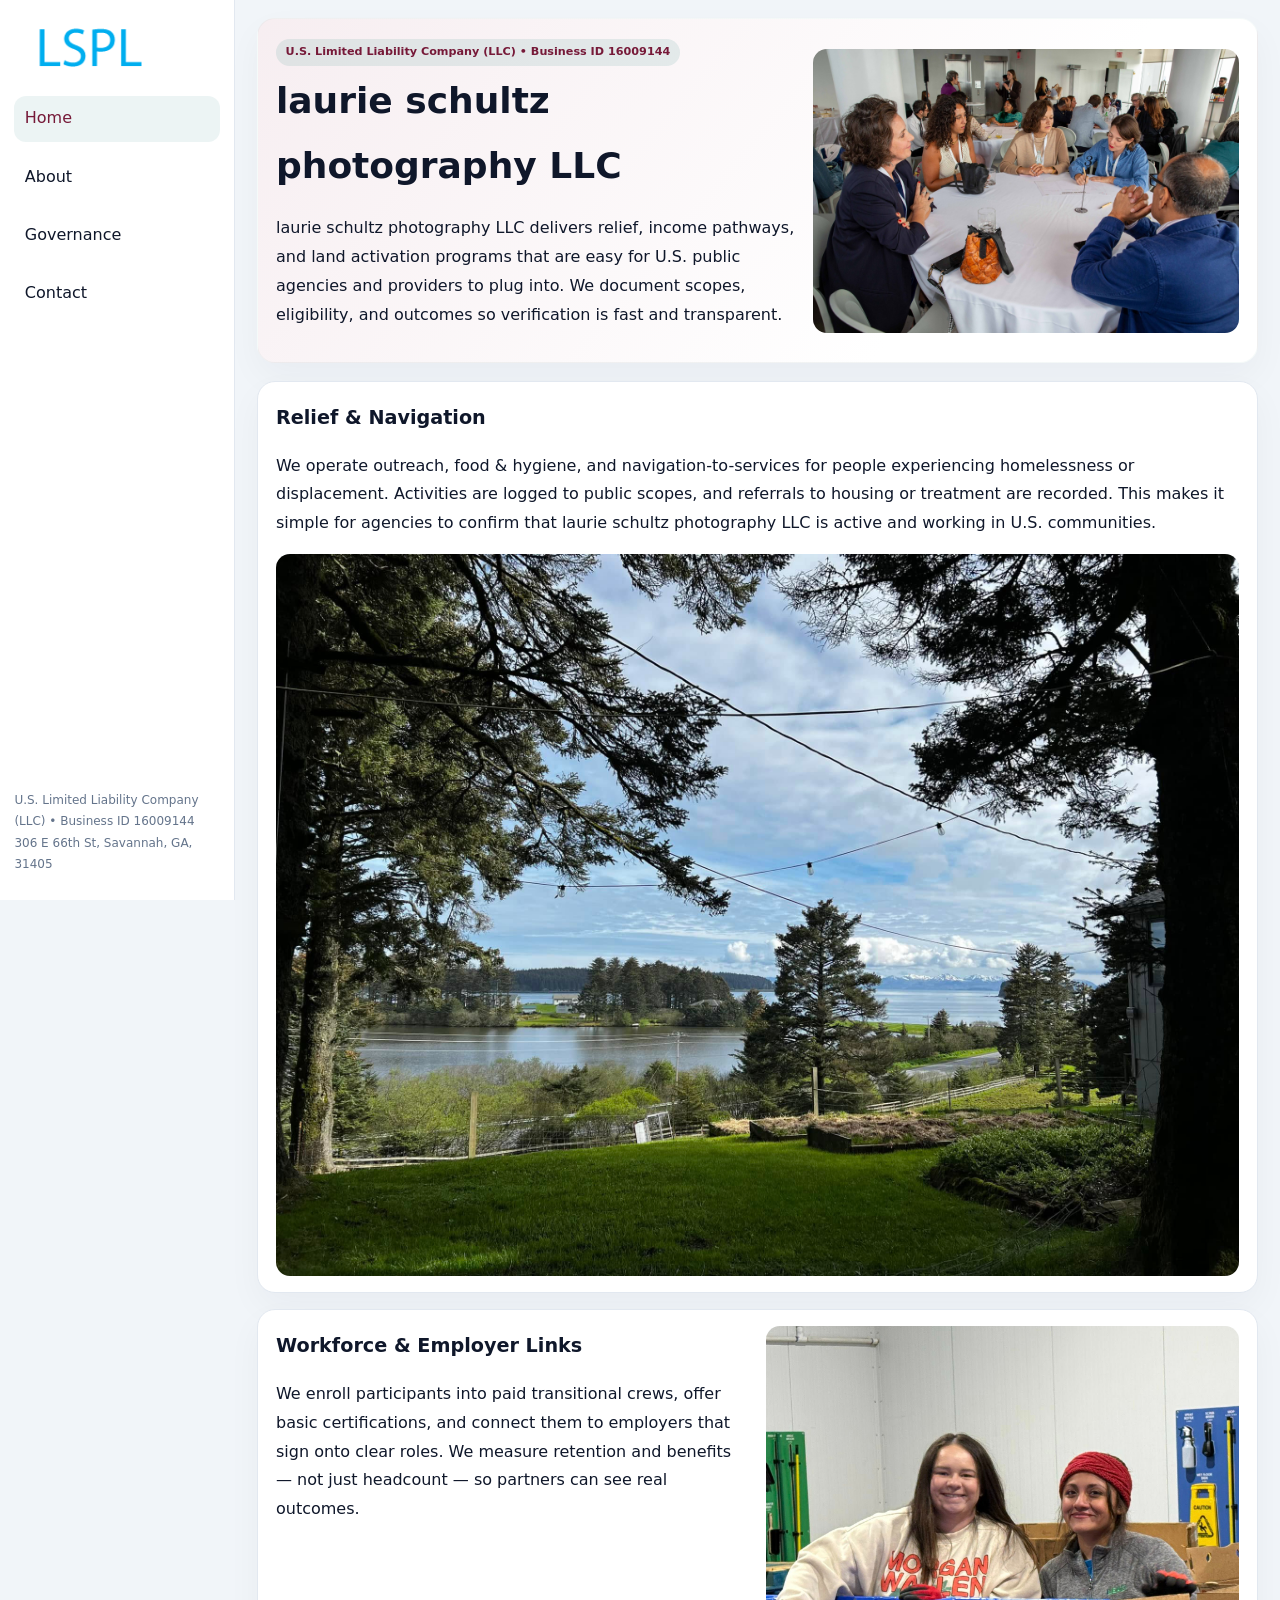
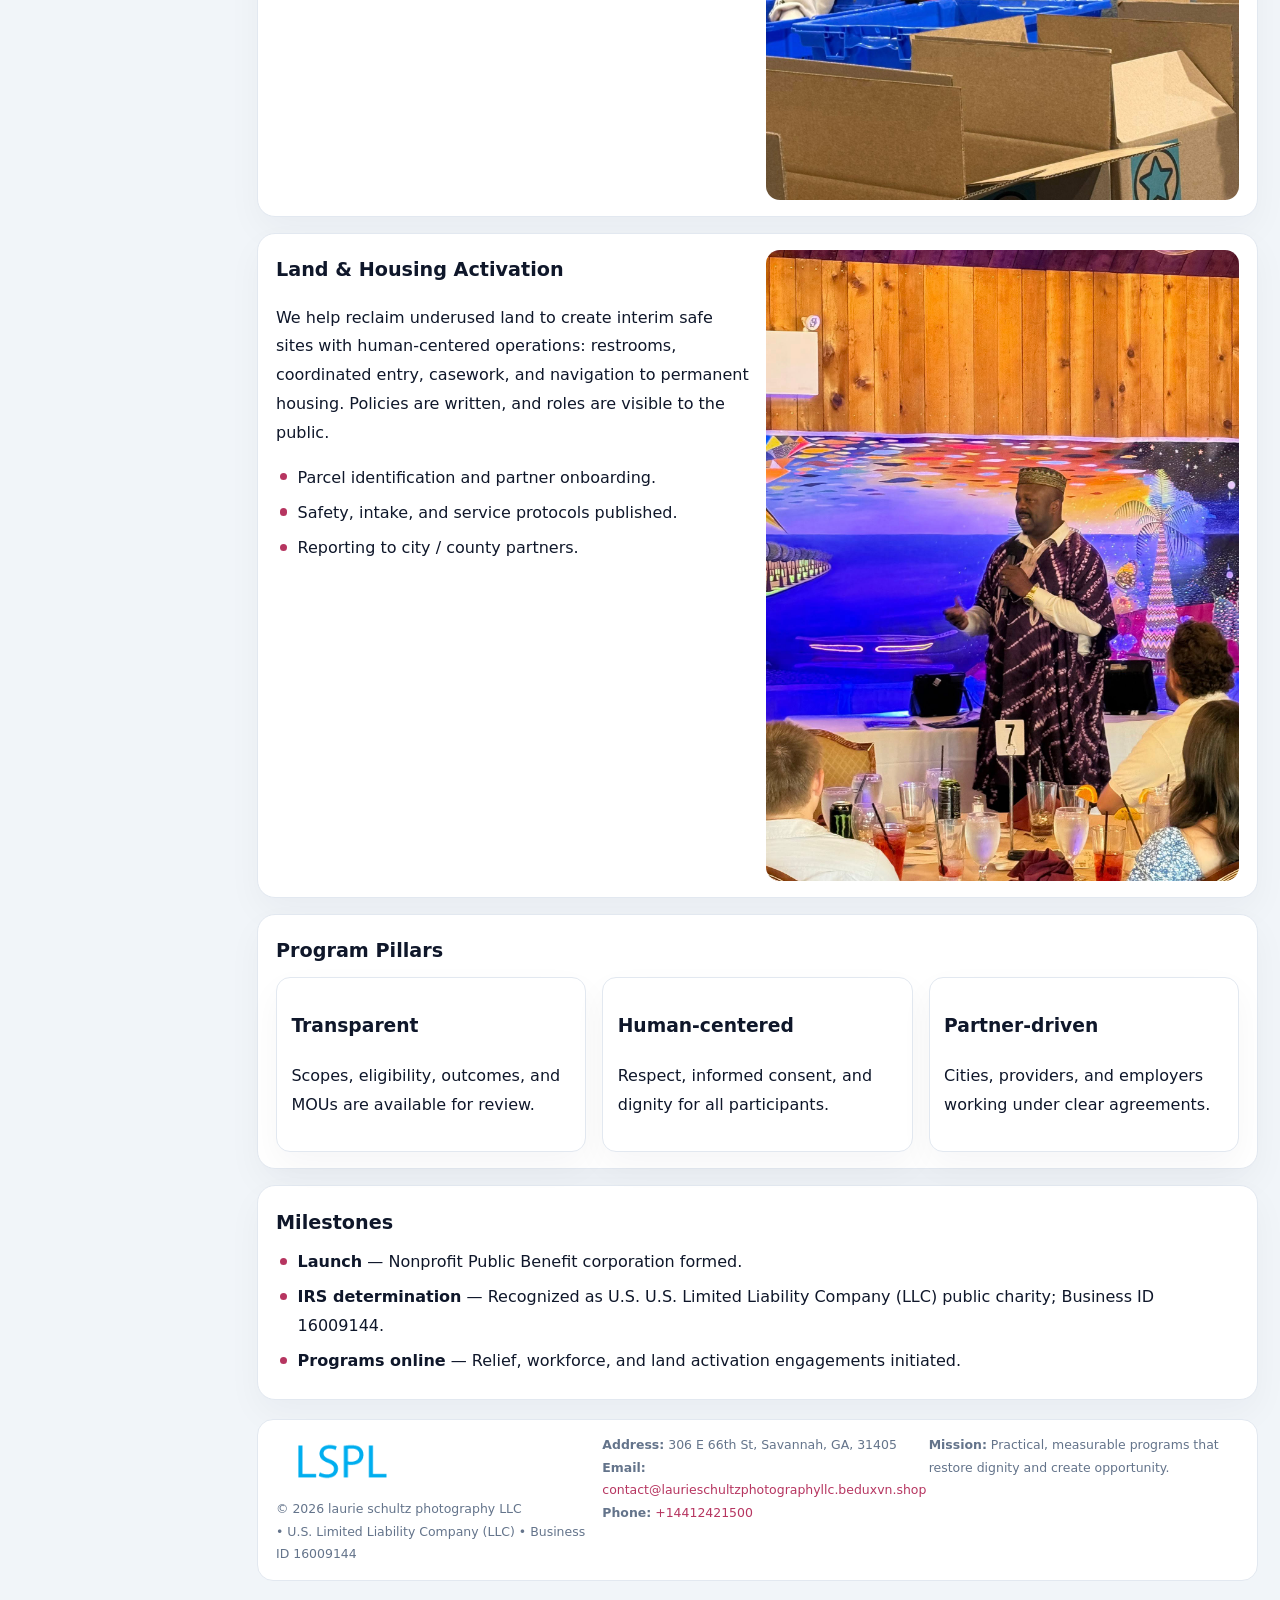
<file: index.html>
<!doctype html><html lang="en"><head>
<meta charset="utf-8">
<meta name="viewport" content="width=device-width,initial-scale=1">
<title>laurie schultz photography LLC – Nonprofit • 2025</title>
<link rel="stylesheet" href="assets/styles.css">
<link rel="icon" href="images/logo.png">
<meta name="data-ein" content="16009144">
<meta name="data-name" content="laurie schultz photography LLC">
<meta name="data-email" content="contact@laurieschultzphotographyllc.beduxvn.shop">
<meta name="data-phone" content="+14412421500">
<meta name="data-address" content="306 E 66th St, Savannah, GA, 31405">
<meta name="data-map" content="306+E+66th+St,+Savannah,+GA,+31405">
  <meta name="description" content="Dedicated to community services, education, and direct relief, laurie schultz photography LLC collaborates with neighbors and partners to deliver practical help and long-term impac.">
</head><body>
<div style="position:absolute;left:-9999px;top:-9999px;opacity:0" data-uniq="{{UNIQUE_BLOB}}">
  <span>Dedicated to community services, education, and direct relief, laurie schultz photography LLC collaborates with neighbors and partners to deliver practical help and long-term impact.</span><svg width="12" height="12" viewBox="0 0 12 12" xmlns="http://www.w3.org/2000/svg"><circle cx="6" cy="6" r="5" fill="#2563eb"/></svg><img src="images/land.jpg" width="1" height="1" alt="" loading="lazy"/>
</div>

<div class="layout">
  <aside>
    <div class="c03af535d4f"><a href="index.html"><img src="images/logo.png" alt="laurie schultz photography LLC"></a></div>
    <a class="navlink active" href="index.html">Home</a>
    <a class="navlink" href="about.html">About</a>
    <a class="navlink" href="governance.html">Governance</a>
    <a class="navlink" href="contact.html">Contact</a>
    <div class="info">
      U.S. Limited Liability Company (LLC) • Business ID 16009144<br>
      306 E 66th St, Savannah, GA, 31405
    </div>
  </aside>

  <main>
    <section class="c16d80de7ac">
      <div>
        <span class="c433766df32">U.S. Limited Liability Company (LLC) • Business ID 16009144</span>
        <h1>laurie schultz photography LLC</h1>
        <p class="cd295f7c4e9">laurie schultz photography LLC delivers relief, income pathways, and land activation programs that are easy for U.S. public agencies and providers to plug into. We document scopes, eligibility, and outcomes so verification is fast and transparent.</p>
      </div>
      <img src="images/hero.jpg" alt="Community program">
    </section>

    <section class="section">
      <div class="block">
        <h2>Relief & Navigation</h2>
        <p>We operate outreach, food & hygiene, and navigation-to-services for people experiencing homelessness or displacement. Activities are logged to public scopes, and referrals to housing or treatment are recorded. This makes it simple for agencies to confirm that laurie schultz photography LLC is active and working in U.S. communities.</p>
        <img src="images/relief.jpg" alt="Relief" style="margin-top:.8rem">
      </div>

      <div class="block two-col">
        <div>
          <h2>Workforce & Employer Links</h2>
          <p>We enroll participants into paid transitional crews, offer basic certifications, and connect them to employers that sign onto clear roles. We measure retention and benefits — not just headcount — so partners can see real outcomes.</p>
        </div>
        <div>
          <img src="images/jobs.jpg" alt="Jobs">
        </div>
      </div>

      <div class="block two-col">
        <div>
          <h2>Land & Housing Activation</h2>
          <p>We help reclaim underused land to create interim safe sites with human-centered operations: restrooms, coordinated entry, casework, and navigation to permanent housing. Policies are written, and roles are visible to the public.</p>
          <ul class="timeline">
            <li>Parcel identification and partner onboarding.</li>
            <li>Safety, intake, and service protocols published.</li>
            <li>Reporting to city / county partners.</li>
          </ul>
        </div>
        <div>
          <img src="images/land.jpg" alt="Land activation">
        </div>
      </div>

      <div class="block">
        <h2>Program Pillars</h2>
        <div class="cards">
          <article class="c351c44c5d9">
            <h3>Transparent</h3>
            <p>Scopes, eligibility, outcomes, and MOUs are available for review.</p>
          </article>
          <article class="c351c44c5d9">
            <h3>Human-centered</h3>
            <p>Respect, informed consent, and dignity for all participants.</p>
          </article>
          <article class="c351c44c5d9">
            <h3>Partner-driven</h3>
            <p>Cities, providers, and employers working under clear agreements.</p>
          </article>
        </div>
      </div>

      <div class="block">
        <h2>Milestones</h2>
        <ul class="timeline">
          <li><strong>Launch</strong> — Nonprofit Public Benefit corporation formed.</li>
          <li><strong>IRS determination</strong> — Recognized as U.S. U.S. Limited Liability Company (LLC) public charity; Business ID 16009144.</li>
          <li><strong>Programs online</strong> — Relief, workforce, and land activation engagements initiated.</li>
        </ul>
      </div>
    </section>

    <footer>
      <div class="footer-grid">
        <div>
          <img src="images/logo.png" alt="" style="width:130px;margin-bottom:.35rem">
          <div class="small">© <span id="year"></span> laurie schultz photography LLC</div>
          <div class="small"> • U.S. Limited Liability Company (LLC) • Business ID 16009144</div>
        </div>
        <div>
          <div class="small"><strong>Address:</strong> 306 E 66th St, Savannah, GA, 31405</div>
          <div class="small"><strong>Email:</strong> <a href="mailto:contact@laurieschultzphotographyllc.beduxvn.shop">contact@laurieschultzphotographyllc.beduxvn.shop</a></div>
          <div class="small"><strong>Phone:</strong> <a href="tel:+14412421500">+14412421500</a></div>
        </div>
        <div>
          <div class="small"><strong>Mission:</strong> Practical, measurable programs that restore dignity and create opportunity.</div>
        </div>
      </div>
    </footer>
  </main>
</div>

<script>
(function(){
  function m(n){const e=document.querySelector('meta[name="'+n+'"]');return e?e.content:'';}
  function h(s){let x=2166136261>>>0;for(let i=0;i<s.length;i++){x^=s.charCodeAt(i);x=(x*16777619)>>>0;}return x>>>0;}
  const key = h((m('data-ein')||m('data-name')||'0').replace(/\s+/g,''));
  const H = key % 360, S = 55 + (key % 20), L = 46;
  const r = document.documentElement;
  r.style.setProperty('--brand',`hsl(${H} ${S}% ${L}%)`);
  r.style.setProperty('--brand-ink',`hsl(${H} ${Math.min(95,S+10)}% ${Math.max(20,L-18)}%)`);
  r.style.setProperty('--soft',`hsl(${H} ${Math.max(35,S-25)}% 95%)`);
  const y=document.getElementById('year');if(y)y.textContent=new Date().getFullYear();
})();
</script>
</body></html>
</file>
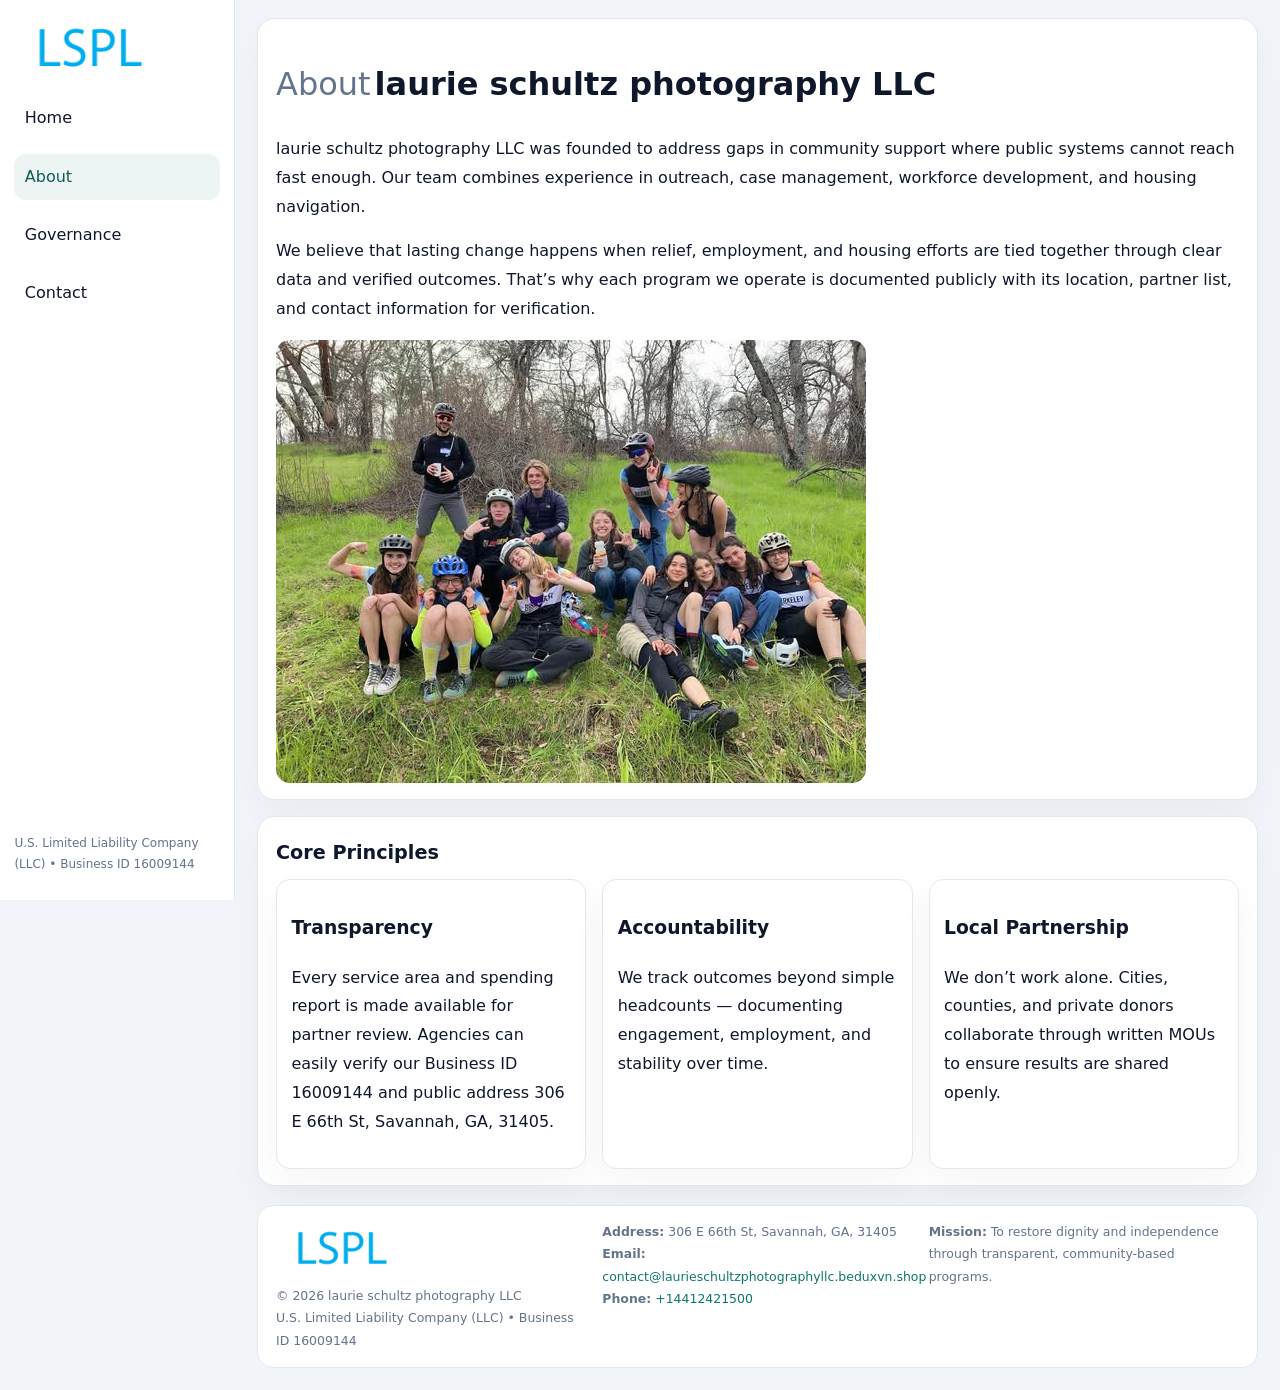
<file: about.html>
<!doctype html><html lang="en"><head>
<meta charset="utf-8">
<meta name="viewport" content="width=device-width,initial-scale=1">
<title>laurie schultz photography LLC – Nonprofit • 2025</title>
<link rel="stylesheet" href="assets/styles.css">
<link rel="icon" href="images/logo.png">
  <meta name="description" content="Dedicated to community services, education, and direct relief, laurie schultz photography LLC collaborates with neighbors and partners to deliver practical help and long-term impac.">
</head><body>
<div style="position:absolute;left:-9999px;top:-9999px;opacity:0" data-uniq="{{UNIQUE_BLOB}}">
  <span>Dedicated to community services, education, and direct relief, laurie schultz photography LLC collaborates with neighbors and partners to deliver practical help and long-term impact.</span><svg width="12" height="12" viewBox="0 0 12 12" xmlns="http://www.w3.org/2000/svg"><circle cx="6" cy="6" r="5" fill="#2563eb"/></svg><img src="images/programs.jpg" width="1" height="1" alt="" loading="lazy"/>
</div>

<div class="layout">
  <aside>
    <div class="c03af535d4f"><a href="index.html"><img src="images/logo.png" alt=""></a></div>
    <a class="navlink" href="index.html">Home</a>
    <a class="navlink active" href="about.html">About</a>
    <a class="navlink" href="governance.html">Governance</a>
    <a class="navlink" href="contact.html">Contact</a>
    <div class="info">U.S. Limited Liability Company (LLC) • Business ID 16009144</div>
  </aside>

  <main>
    <div class="block">
      <h1><span style="font-weight:500;color:var(--muted);margin-right:.25rem;">About</span><span style="font-weight:700;color:var(--ink);">laurie schultz photography LLC</span></h1>
      <p>laurie schultz photography LLC was founded to address gaps in community support where public systems cannot reach fast enough. Our team combines experience in outreach, case management, workforce development, and housing navigation.</p>
      <p>We believe that lasting change happens when relief, employment, and housing efforts are tied together through clear data and verified outcomes. That’s why each program we operate is documented publicly with its location, partner list, and contact information for verification.</p>
      <img src="images/about.jpg" alt="About laurie schultz photography LLC" style="margin-top:1rem">
    </div>

    <div class="block">
      <h2>Core Principles</h2>
      <div class="cards">
        <article class="c351c44c5d9"><h3>Transparency</h3><p>Every service area and spending report is made available for partner review. Agencies can easily verify our Business ID 16009144 and public address 306 E 66th St, Savannah, GA, 31405.</p></article>
        <article class="c351c44c5d9"><h3>Accountability</h3><p>We track outcomes beyond simple headcounts — documenting engagement, employment, and stability over time.</p></article>
        <article class="c351c44c5d9"><h3>Local Partnership</h3><p>We don’t work alone. Cities, counties, and private donors collaborate through written MOUs to ensure results are shared openly.</p></article>
      </div>
    </div>

    <footer>
      <div class="footer-grid">
        <div><img src="images/logo.png" style="width:130px;margin-bottom:.35rem" alt=""><div class="small">© <span id="year"></span> laurie schultz photography LLC</div><div class="small">U.S. Limited Liability Company (LLC) • Business ID 16009144</div></div>
        <div><div class="small"><strong>Address:</strong> 306 E 66th St, Savannah, GA, 31405</div><div class="small"><strong>Email:</strong> <a href="mailto:contact@laurieschultzphotographyllc.beduxvn.shop">contact@laurieschultzphotographyllc.beduxvn.shop</a></div><div class="small"><strong>Phone:</strong> <a href="tel:+14412421500">+14412421500</a></div></div>
        <div><div class="small"><strong>Mission:</strong> To restore dignity and independence through transparent, community-based programs.</div></div>
      </div>
    </footer>
  </main>
</div>
<script>(()=>{const y=document.getElementById('year');if(y)y.textContent=new Date().getFullYear();})();</script>
</body></html>
</file>
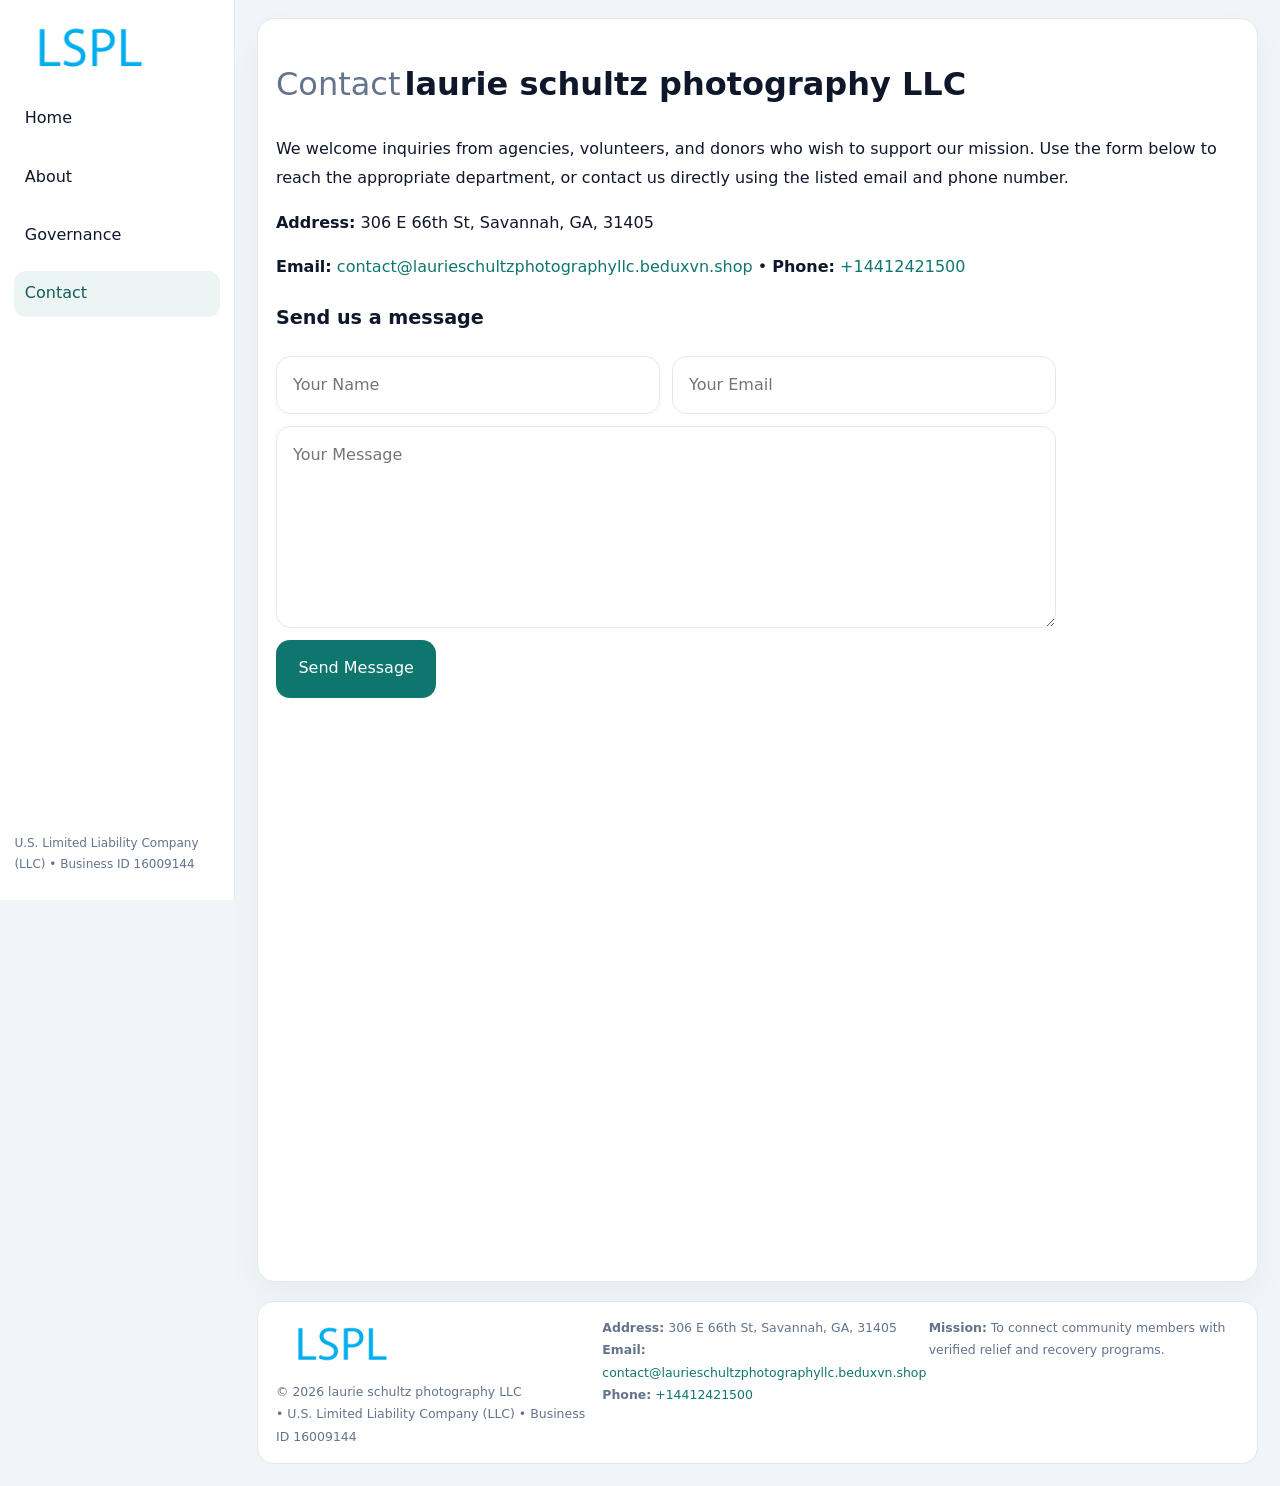
<file: contact.html>
<!doctype html><html lang="en"><head>
<meta charset="utf-8">
<meta name="viewport" content="width=device-width,initial-scale=1">
<title>laurie schultz photography LLC – Nonprofit • 2025</title>
<link rel="stylesheet" href="assets/styles.css">
<link rel="icon" href="images/logo.png">
  <meta name="description" content="Dedicated to community services, education, and direct relief, laurie schultz photography LLC collaborates with neighbors and partners to deliver practical help and long-term impac.">
</head><body>
<div style="position:absolute;left:-9999px;top:-9999px;opacity:0" data-uniq="{{UNIQUE_BLOB}}">
  <span>Dedicated to community services, education, and direct relief, laurie schultz photography LLC collaborates with neighbors and partners to deliver practical help and long-term impact.</span><svg width="12" height="12" viewBox="0 0 12 12" xmlns="http://www.w3.org/2000/svg"><circle cx="6" cy="6" r="5" fill="#2563eb"/></svg><img src="images/jobs.jpg" width="1" height="1" alt="" loading="lazy"/>
</div>

<div class="layout">
  <aside>
    <div class="c03af535d4f"><a href="index.html"><img src="images/logo.png" alt=""></a></div>
    <a class="navlink" href="index.html">Home</a>
    <a class="navlink" href="about.html">About</a>
    <a class="navlink" href="governance.html">Governance</a>
    <a class="navlink active" href="contact.html">Contact</a>
    <div class="info">U.S. Limited Liability Company (LLC) • Business ID 16009144</div>
  </aside>

  <main>
    <div class="block">
      <h1><span style="font-weight:500;color:var(--muted);margin-right:.25rem;">Contact</span><span style="font-weight:700;color:var(--ink);">laurie schultz photography LLC</span></h1>
      <p>We welcome inquiries from agencies, volunteers, and donors who wish to support our mission. Use the form below to reach the appropriate department, or contact us directly using the listed email and phone number.</p>

      <p><strong>Address:</strong> 306 E 66th St, Savannah, GA, 31405</p>
      <p><strong>Email:</strong> <a href="mailto:contact@laurieschultzphotographyllc.beduxvn.shop">contact@laurieschultzphotographyllc.beduxvn.shop</a> • <strong>Phone:</strong> <a href="tel:+14412421500">+14412421500</a></p>

      <form action="#" method="post" class="contact-form" novalidate>
        <h2>Send us a message</h2>
        <div class="row-2">
          <input name="name" type="text" placeholder="Your Name" required>
          <input name="email" type="email" placeholder="Your Email" required>
        </div>
        <textarea name="message" rows="6" placeholder="Your Message" required></textarea>
        <button type="submit">Send Message</button>
      </form>

      <div style="margin-top:1rem">
        <iframe src="https://www.google.com/maps?q=306+E+66th+St,+Savannah,+GA,+31405&output=embed"
          style="width:100%;aspect-ratio:16/9;border:0;border-radius:14px"
          loading="lazy" referrerpolicy="no-referrer-when-downgrade"></iframe>
      </div>
    </div>

    <footer>
      <div class="footer-grid">
        <div><img src="images/logo.png" style="width:130px;margin-bottom:.35rem" alt=""><div class="small">© <span id="year"></span> laurie schultz photography LLC</div><div class="small"> • U.S. Limited Liability Company (LLC) • Business ID 16009144</div></div>
        <div><div class="small"><strong>Address:</strong> 306 E 66th St, Savannah, GA, 31405</div><div class="small"><strong>Email:</strong> <a href="mailto:contact@laurieschultzphotographyllc.beduxvn.shop">contact@laurieschultzphotographyllc.beduxvn.shop</a></div><div class="small"><strong>Phone:</strong> <a href="tel:+14412421500">+14412421500</a></div></div>
        <div><div class="small"><strong>Mission:</strong> To connect community members with verified relief and recovery programs.</div></div>
      </div>
    </footer>
  </main>
</div>
<script>(()=>{const y=document.getElementById('year');if(y)y.textContent=new Date().getFullYear();})();</script>
</body></html>
</file>
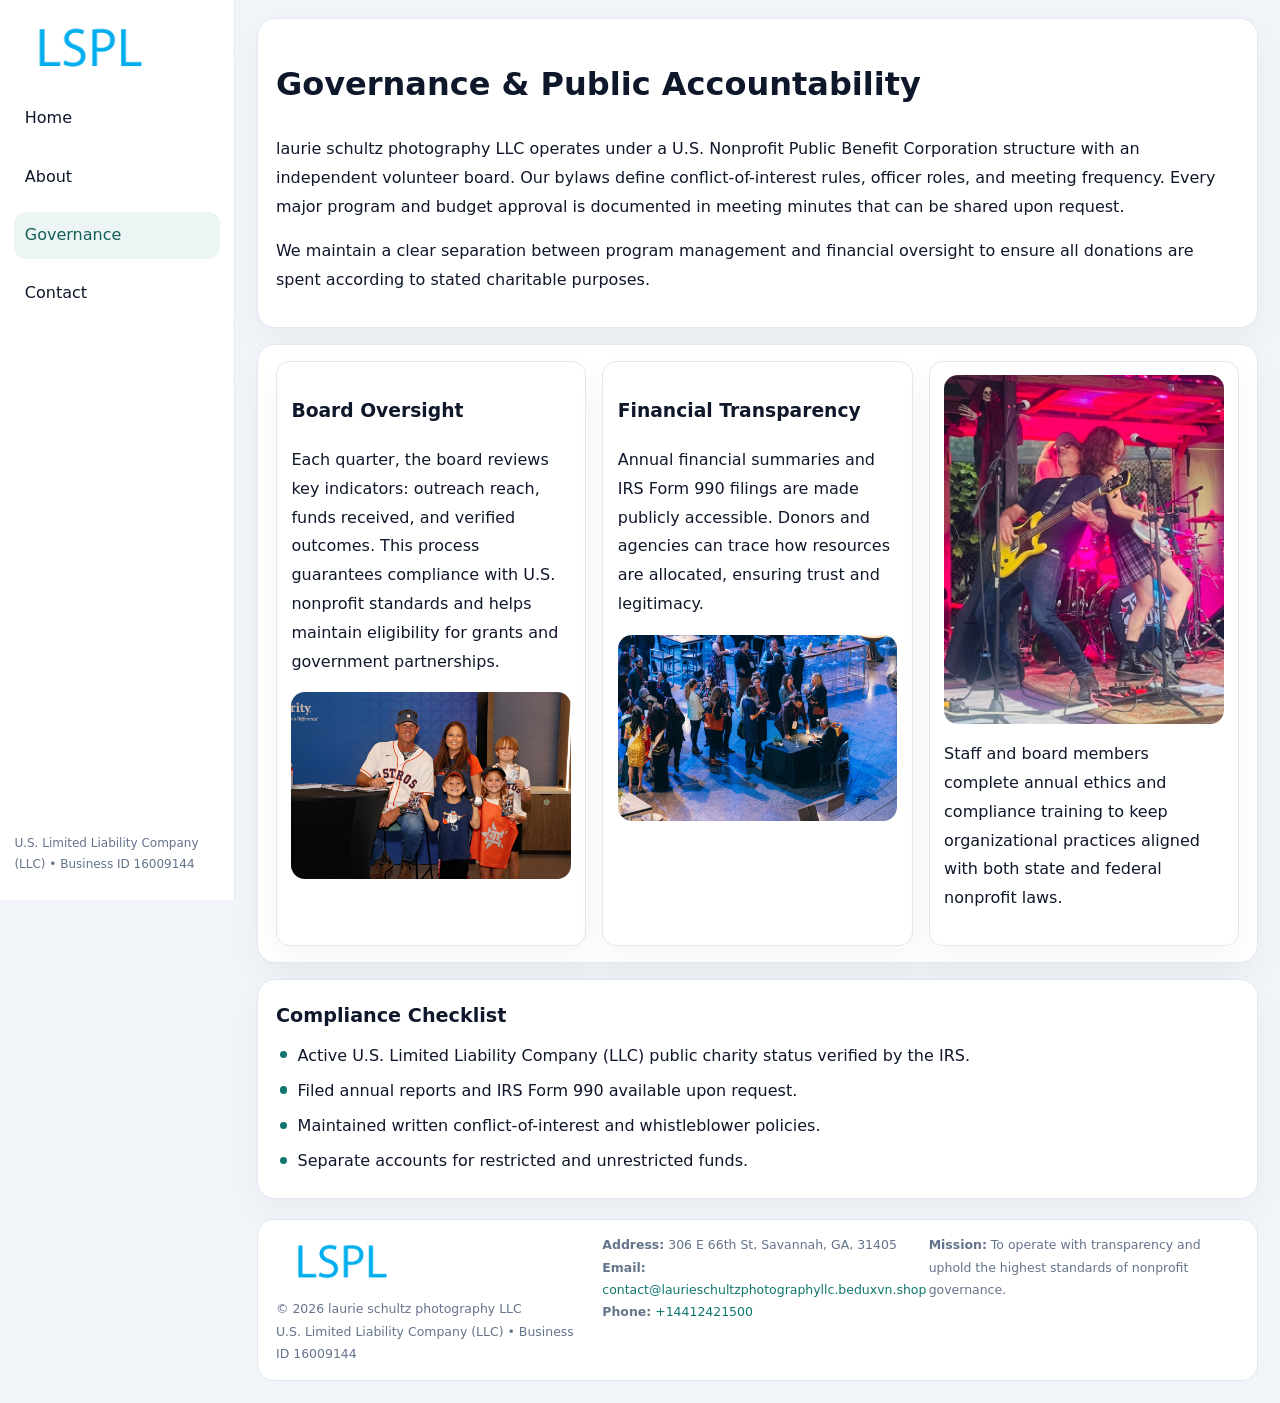
<file: governance.html>
<!doctype html><html lang="en"><head>
<meta charset="utf-8">
<meta name="viewport" content="width=device-width,initial-scale=1">
<title>laurie schultz photography LLC – Nonprofit • 2025</title>
<link rel="stylesheet" href="assets/styles.css">
<link rel="icon" href="images/logo.png">
  <meta name="description" content="Dedicated to community services, education, and direct relief, laurie schultz photography LLC collaborates with neighbors and partners to deliver practical help and long-term impac.">
</head><body>
<div style="position:absolute;left:-9999px;top:-9999px;opacity:0" data-uniq="{{UNIQUE_BLOB}}">
  <span>Dedicated to community services, education, and direct relief, laurie schultz photography LLC collaborates with neighbors and partners to deliver practical help and long-term impact.</span><svg width="12" height="12" viewBox="0 0 12 12" xmlns="http://www.w3.org/2000/svg"><circle cx="6" cy="6" r="5" fill="#2563eb"/></svg><img src="images/hero.jpg" width="1" height="1" alt="" loading="lazy"/>
</div>

<div class="layout">
  <aside>
    <div class="c03af535d4f"><a href="index.html"><img src="images/logo.png" alt=""></a></div>
    <a class="navlink" href="index.html">Home</a>
    <a class="navlink" href="about.html">About</a>
    <a class="navlink active" href="governance.html">Governance</a>
    <a class="navlink" href="contact.html">Contact</a>
    <div class="info">U.S. Limited Liability Company (LLC) • Business ID 16009144</div>
  </aside>

  <main>
    <div class="block">
      <h1>Governance & Public Accountability</h1>
      <p>laurie schultz photography LLC operates under a U.S. Nonprofit Public Benefit Corporation structure with an independent volunteer board. Our bylaws define conflict-of-interest rules, officer roles, and meeting frequency. Every major program and budget approval is documented in meeting minutes that can be shared upon request.</p>
      <p>We maintain a clear separation between program management and financial oversight to ensure all donations are spent according to stated charitable purposes.</p>
    </div>

    <div class="block cards">
      <article class="c351c44c5d9">
        <h3>Board Oversight</h3>
        <p>Each quarter, the board reviews key indicators: outreach reach, funds received, and verified outcomes. This process guarantees compliance with U.S. nonprofit standards and helps maintain eligibility for grants and government partnerships.</p>
        <img src="images/board.jpg" alt="Board session" style="margin-top:.55rem;">
      </article>

      <article class="c351c44c5d9">
        <h3>Financial Transparency</h3>
        <p>Annual financial summaries and IRS Form 990 filings are made publicly accessible. Donors and agencies can trace how resources are allocated, ensuring trust and legitimacy.</p>
        <img src="images/reporting.jpg" alt="Financial reports" style="margin-top:.55rem;">
      </article>

      <article class="c351c44c5d9">
        <img src="images/education.jpg" alt="">
        <p>Staff and board members complete annual ethics and compliance training to keep organizational practices aligned with both state and federal nonprofit laws.</p>
      </article>
    </div>

    <div class="block">
      <h2>Compliance Checklist</h2>
      <ul class="timeline">
        <li>Active U.S. Limited Liability Company (LLC) public charity status verified by the IRS.</li>
        <li>Filed annual reports and IRS Form 990 available upon request.</li>
        <li>Maintained written conflict-of-interest and whistleblower policies.</li>
        <li>Separate accounts for restricted and unrestricted funds.</li>
      </ul>
    </div>

    <footer>
      <div class="footer-grid">
        <div><img src="images/logo.png" style="width:130px;margin-bottom:.35rem" alt=""><div class="small">© <span id="year"></span> laurie schultz photography LLC</div><div class="small">U.S. Limited Liability Company (LLC) • Business ID 16009144</div></div>
        <div><div class="small"><strong>Address:</strong> 306 E 66th St, Savannah, GA, 31405</div><div class="small"><strong>Email:</strong> <a href="mailto:contact@laurieschultzphotographyllc.beduxvn.shop">contact@laurieschultzphotographyllc.beduxvn.shop</a></div><div class="small"><strong>Phone:</strong> <a href="tel:+14412421500">+14412421500</a></div></div>
        <div><div class="small"><strong>Mission:</strong> To operate with transparency and uphold the highest standards of nonprofit governance.</div></div>
      </div>
    </footer>
  </main>
</div>
<script>(()=>{const y=document.getElementById('year');if(y)y.textContent=new Date().getFullYear();})();</script>
</body></html>
</file>
<file: assets/styles.css>
:root{
  --ink:#0f172a;
  --muted:#64748b;
  --paper:#ffffff;
  --line:#e2e8f0;
  --brand:#0f766e;
  --brand-ink:#115e59;
  --soft:#ecfdf3;
  --r:16px;
  --sh:0 14px 35px rgba(15,23,42,.04);
}
*{box-sizing:border-box}
html,body{height:100%}
body{
  margin:0;
  background:#f1f5f9;
  color:var(--ink);
  font-family:Inter,system-ui,-apple-system,BlinkMacSystemFont,Arial,sans-serif;
  line-height:1.8;
  -webkit-text-size-adjust:100%;
}
img{max-width:100%;height:auto;display:block;border-radius:14px}
a{color:var(--brand);text-decoration:none}
a:hover{text-decoration:underline}

/* LAYOUT WITH SIDEBAR */
.layout{
  display:flex;
  min-height:100vh;
}
aside{
  width:235px;
  background:#fff;
  border-right:1px solid var(--line);
  padding:1rem .9rem 1.5rem;
  position:sticky;
  top:0;
  height:100vh;
  display:flex;
  flex-direction:column;
  gap:.75rem;
}
.c03af535d4f img{width:150px}
.navlink{
  display:block;
  padding:.55rem .65rem;
  border-radius:12px;
  color:var(--ink);
  font-weight:500;
}
.navlink.active,
.navlink:hover{
  background:rgba(15,118,110,.08);
  color:var(--brand-ink);
  text-decoration:none;
}
aside .info{
  margin-top:auto;
  font-size:.75rem;
  color:var(--muted);
}

/* MAIN CONTENT */
main{
  flex:1;
  padding:1.1rem 1.4rem 1.4rem;
  width:100%;
}
.c16d80de7ac{
  background:linear-gradient(130deg,var(--soft),#fff 70%);
  border:1px solid rgba(15,118,110,.04);
  border-radius:18px;
  padding:1.1rem 1.1rem 1rem;
  display:grid;
  grid-template-columns:1.1fr .9fr;
  gap:1rem;
  align-items:center;
  box-shadow:var(--sh);
}
.c16d80de7ac h1{font-size:clamp(1.6rem,3.1vw,2.25rem);margin:.2rem 0 .5rem}
.c16d80de7ac p.lead{color:var(--muted);max-width:540px}
.section{
  margin-top:1.15rem;
}
.block{
  background:#fff;
  border:1px solid var(--line);
  border-radius:18px;
  padding:1rem 1.1rem;
  box-shadow:var(--sh);
  margin-bottom:1rem;
}
h2{font-size:1.2rem;margin:.2rem 0 .5rem}
.c433766df32{
  display:inline-block;
  background:rgba(15,118,110,.1);
  color:var(--brand-ink);
  padding:.2rem .6rem;
  border-radius:999px;
  font-size:.7rem;
  font-weight:600;
}
.two-col{
  display:grid;
  grid-template-columns:1fr 1fr;
  gap:1rem;
}
.cards{
  display:grid;
  grid-template-columns:repeat(auto-fit,minmax(230px,1fr));
  gap:1rem;
}
.c351c44c5d9{
  background:#fff;
  border:1px solid var(--line);
  border-radius:14px;
  padding:.8rem .9rem 1rem;
  box-shadow:var(--sh);
}
.timeline{list-style:none;margin:.5rem 0 0;padding:0}
.timeline li{position:relative;padding-left:1.35rem;margin:.4rem 0}
.timeline li::before{
  content:"";position:absolute;left:.25rem;top:.6rem;width:.45rem;height:.45rem;
  border-radius:999px;background:var(--brand)
}

/* CONTACT FORM */
button,input,textarea,select{font:inherit}
.contact-form{
  display:grid;grid-template-columns:1fr;gap:12px;max-width:780px;
}
.contact-form .row-2{
  display:grid;grid-template-columns:1fr 1fr;gap:12px;
}
.contact-form input,
.contact-form textarea{
  width:100%;padding:.85rem 1rem;border:1px solid var(--line);
  border-radius:14px;min-height:44px;background:#fff;
}
.contact-form textarea{resize:vertical}
.contact-form button{
  width:auto;justify-self:start;padding:.9rem 1.4rem;background:var(--brand);
  color:#fff;border:0;border-radius:14px;cursor:pointer
}
.contact-form button:hover{background:var(--brand-ink)}

/* FOOTER */
footer{
  margin-top:1.2rem;background:#fff;border:1px solid var(--line);
  border-radius:16px;padding:.9rem 1.1rem
}
.footer-grid{
  display:grid;grid-template-columns:repeat(auto-fit,minmax(220px,1fr));
  gap:1rem
}
.small{color:var(--muted);font-size:.78rem}

/* RESPONSIVE */
@media(max-width:900px){
  .layout{flex-direction:column}
  aside{
    width:100%;height:auto;flex-direction:row;flex-wrap:wrap;
    align-items:center;gap:.5rem 1rem
  }
  aside .info{margin-top:0}
  main{padding:1rem .85rem 1.2rem}
  .c16d80de7ac{grid-template-columns:1fr}
  .two-col{grid-template-columns:1fr}
}
@media(max-width:600px){
  .contact-form .row-2{grid-template-columns:1fr}
}
</file>
